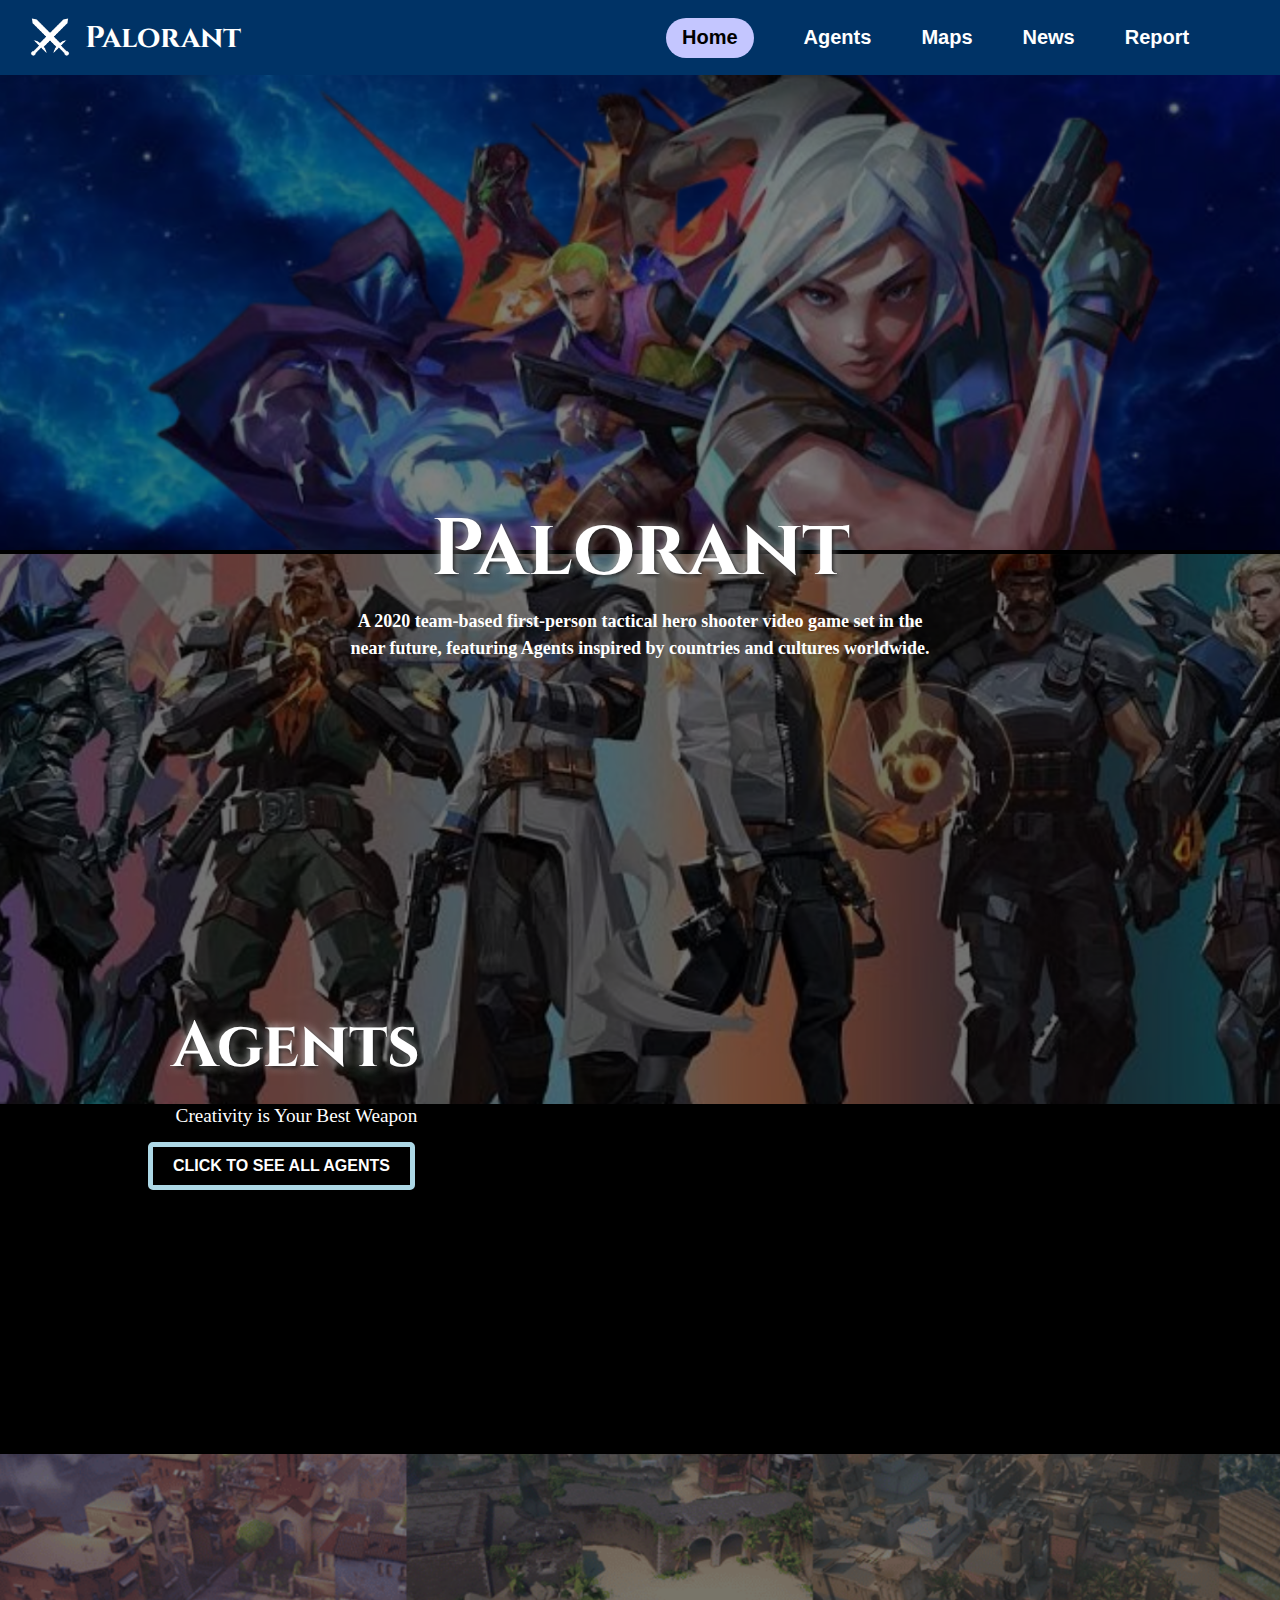
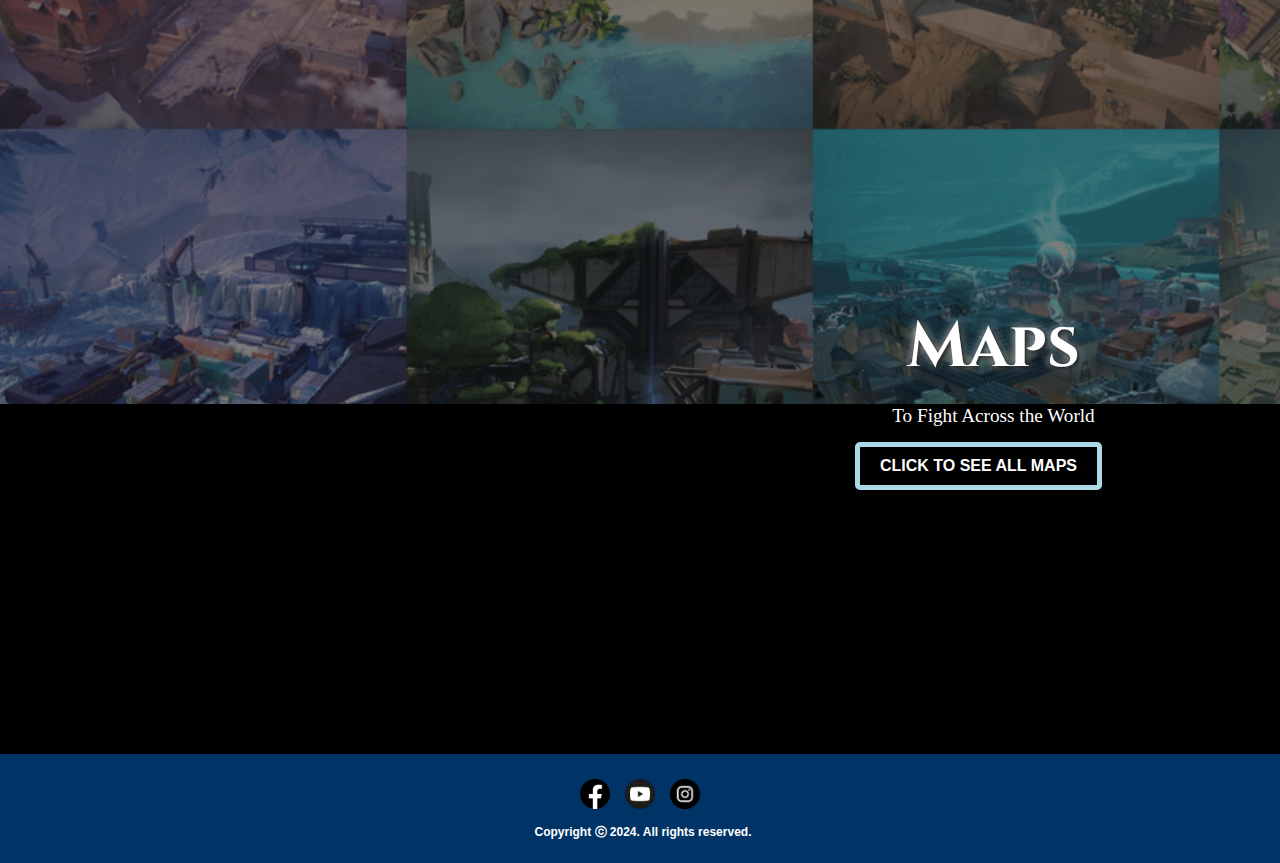
<file: index.html>
<!DOCTYPE html>
<html lang="en">
<head>
    <meta charset="UTF-8">
    <meta name="viewport" content="width=device-width, initial-scale=1.0">
    <link rel="stylesheet" href="https://cdnjs.cloudflare.com/ajax/libs/font-awesome/5.15.3/css/all.min.css"/>
    <link href="https://fonts.googleapis.com/css2?family=Cinzel:wght@400;700&display=swap" rel="stylesheet">
    <link rel="stylesheet" href="style.css">
    <title>Palorant</title>

</head>

<body class="bekgron">
  <header>
    <nav>
        <div class="nav-container">
            <a href="index.html" class="linkhome">
                <img src="logo.png" alt="logo" class="logo">
                <h1 class="nama">Palorant</h1>
            </a>
            <div class="hamburger-menu">
                <div class="hamburger">
                    <span></span>
                    <span></span>
                    <span></span>
                </div>
            </div>
            <div class="nav-menu">
                <a class="home" id="menuu" href="index.html"><b>Home</b></a>
                <a class="menu" id="menuu" href="agents.html">Agents</a>
                <a class="menu" id="menuu" href="maps.html">Maps</a>
                <a class="menu" id="menuu" href="news.html">News</a>
                <a class="menu" id="menuu" href="report.html">Report</a>
            </div>
        </div>
    </nav>
</header>
    <div class="body">
        <img src="background.png" alt="" class="imgBekgron">
        <div class="mainPage">
            <h1>Palorant</h1>
            <p style="font-size: 18px; line-height: 1.5;">
                <b>A 2020 team-based first-person tactical hero shooter video game set in the near future,
                featuring Agents inspired by countries and cultures worldwide.</b></p>
        </div>
    </div>

    <div class="homebawah">
      <div class="img-container">
        <img src="agents.png" alt="Agents" class="imgBekgron">
        <div class="tulisan left">
          <h1>Agents</h1>
          <p>Creativity is Your Best Weapon</p>
          <a href="agents.html">
            <button id="butagents">Click to see all agents</button>
          </a>
        </div>
      </div>
      <div class="img-container">
        <img src="maps.png" alt="Maps" class="imgBekgron">
        <div class="tulisan right">
          <h1>Maps</h1>
          <p>To Fight Across the World</p>
          <a href="maps.html">
            <button id="butmaps">Click to see all maps</button>
          </a>
        </div>
      </div>
    </div>    
    
  </div>
  
    <footer class="footer">
        <div class="socmed">
          <a href="https://www.facebook.com/VALORANTid/" target="_blank">
            <img src="facebook.png" alt="Facebook" class="icon">
          </a>
          <a href="https://www.youtube.com/@valorant" target="_blank">
            <img src="youtube.png" alt="Youtube" class="youtube">
          </a>
          <a href="https://www.instagram.com/valorantid" target="_blank">
            <img src="instagram.png" alt="Instagram" class="icon">
          </a>
        </div>
        <p class="copyright"><b>Copyright ⓒ 2024. All rights reserved.</b></p>
</body>
<script src="script.js"></script>
</html>
</file>
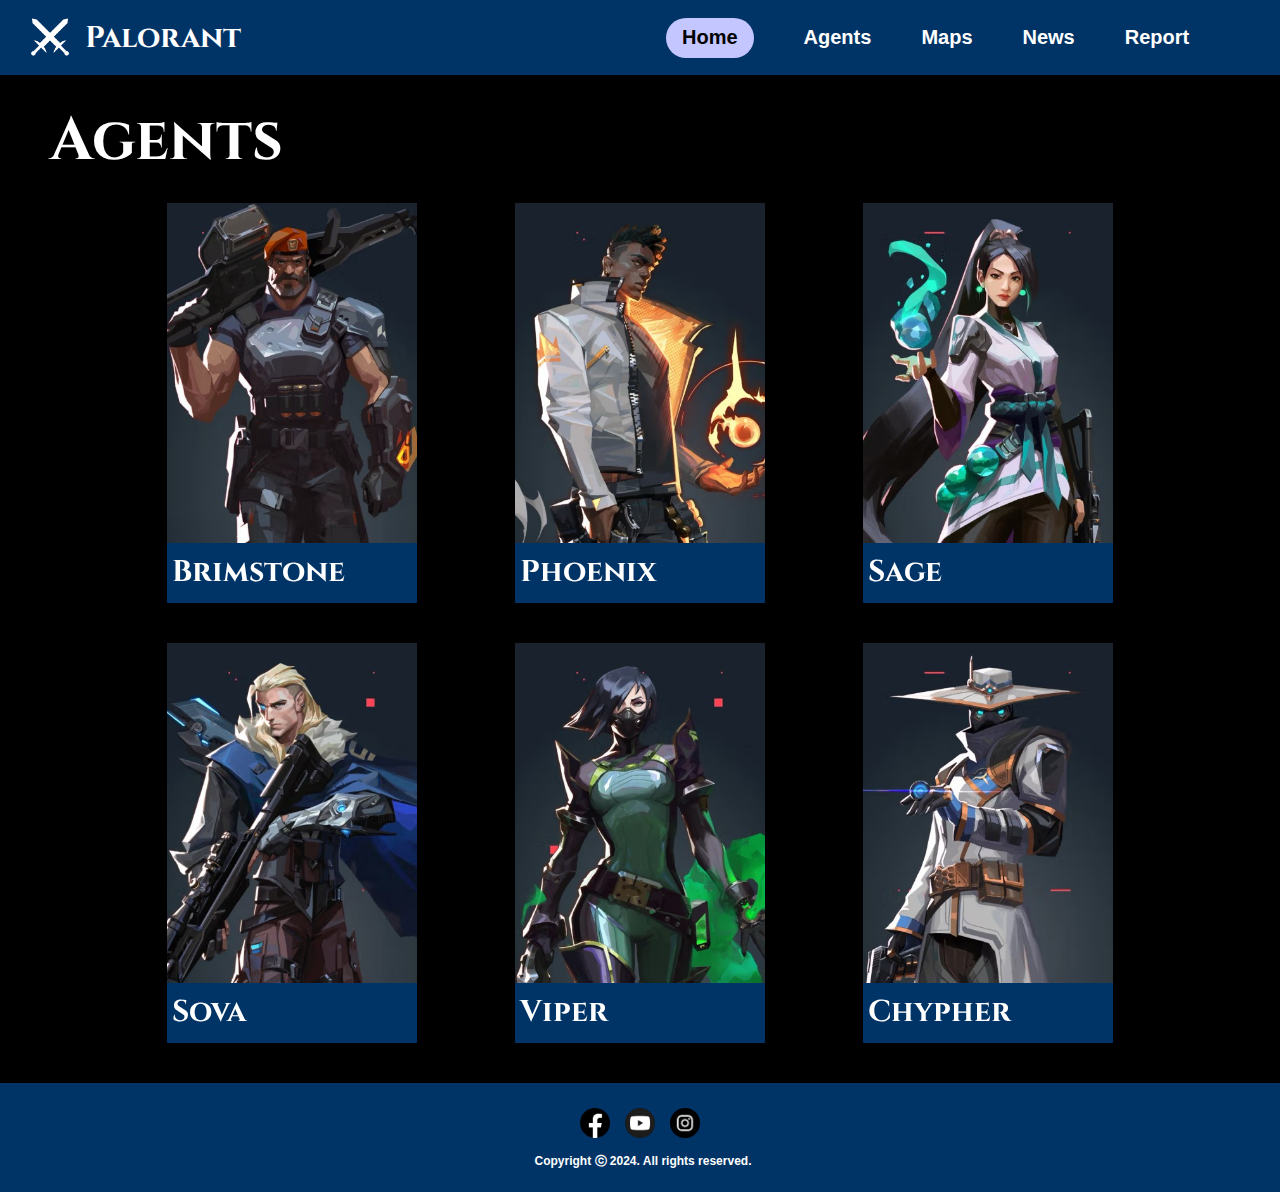
<file: agents.html>
<!DOCTYPE html>
<html lang="en">
<head>
    <meta charset="UTF-8">
    <meta name="viewport" content="width=device-width, initial-scale=1.0">
    <meta name="viewport" content="width=device-width, initial-scale=1.0">
    <link rel="stylesheet" href="https://cdnjs.cloudflare.com/ajax/libs/font-awesome/5.15.3/css/all.min.css"/>
    <link href="https://fonts.googleapis.com/css2?family=Cinzel:wght@400;700&display=swap" rel="stylesheet">
    <link rel="stylesheet" href="style.css">
    <title>Agents</title>
</head>
<body>
    <div class="navBar">
        <header>
            <nav>
                <div class="nav-container">
                    <a href="index.html" class="linkhome">
                        <img src="logo.png" alt="logo" class="logo">
                        <h1 class="nama">Palorant</h1>
                    </a>
                    <div class="hamburger-menu">
                        <div class="hamburger">
                            <span></span>
                            <span></span>
                            <span></span>
                        </div>
                    </div>
                    <div class="nav-menu">
                        <a class="home" id="menuu" href="index.html"><b>Home</b></a>
                        <a class="menu" id="menuu" href="agents.html">Agents</a>
                        <a class="menu" id="menuu" href="maps.html">Maps</a>
                        <a class="menu" id="menuu" href="news.html">News</a>
                        <a class="menu" id="menuu" href="report.html">Report</a>
                    </div>
                </div>
            </nav>
        </header>
    </div>

    <h1 class="text">Agents</h1>
    
    <section class="letak2">
        <div class="kartu">
            <div class="isikartu">
                <div class="depan">
                    <img src="agents/agen1.jpg" alt="Brimstone">
                    <div class="nama">Brimstone</div>
                </div>
                <div class="belakang">
                    <h2>Brimstone</h2>
                    <p><strong>Role: <span class="role">Controller</span></strong></p>
                    <div class="abilities">
                        <div class="ability">
                            <img src="agents/agen1/abiliti1.png" alt="Incendiary">
                            <span>Incendiary</span>
                        </div>
                        <div class="ability">
                            <img src="agents/agen1/abiliti2.png" alt="Sky Smoke">
                            <span>Sky Smoke</span>
                        </div>
                        <div class="ability">
                            <img src="agents/agen1/abiliti3.png" alt="Stim Beacon">
                            <span>Stim Beacon</span>
                        </div>
                        <div class="ability">
                            <img src="agents/agen1/abiliti4.png" alt="Orbital Strike">
                            <span>Orbital Strike</span>
                        </div>
                    </div>
                </div>
            </div>
        </div>

        <div class="kartu">
            <div class="isikartu">
                <div class="depan">
                    <img src="agents/agen2.jpg" alt="Phoenix">
                    <div class="nama">Phoenix</div>
                </div>
                <div class="belakang">
                    <h2>Phoenix</h2>
                    <p><strong>Role: <span class="role">Duelist</span></strong></p>
                    <div class="abilities">
                        <div class="ability">
                            <img src="agents/agen2/abiliti1.png" alt="Curveball">
                            <span>Curveball</span>
                        </div>
                        <div class="ability">
                            <img src="agents/agen2/abiliti2.png" alt="Hot Hands">
                            <span>Hot Hands</span>
                        </div>
                        <div class="ability">
                            <img src="agents/agen2/abiliti3.png" alt="Blaze">
                            <span>Blaze</span>
                        </div>
                        <div class="ability">
                            <img src="agents/agen2/abiliti4.png" alt="Run it Back">
                            <span>Run it Back</span>
                        </div>
                    </div>
                </div>
            </div>
        </div>

        <div class="kartu">
            <div class="isikartu">
                <div class="depan">
                    <img src="agents/agen3.jpg" alt="Sage">
                    <div class="nama">Sage</div>
                </div>
                <div class="belakang">
                    <h2>Sage</h2>
                    <p><strong>Role: <span class="role">Sentinel</span></strong></p>
                    <div class="abilities">
                        <div class="ability">
                            <img src="agents/agen3/abiliti1.png" alt="Slow Orb">
                            <span>Slow Orb</span>
                        </div>
                        <div class="ability">
                            <img src="agents/agen3/abiliti2.png" alt="Healing Orb">
                            <span>Healing Orb</span>
                        </div>
                        <div class="ability">
                            <img src="agents/agen3/abiliti3.png" alt="Barrier Orb">
                            <span>Barrier Orb</span>
                        </div>
                        <div class="ability">
                            <img src="agents/agen3/abiliti4.png" alt="Resurrection">
                            <span>Resurrection</span>
                        </div>
                    </div>
                </div>
            </div>
        </div>

        <div class="kartu">
            <div class="isikartu">
                <div class="depan">
                    <img src="agents/agen4.jpg" alt="Sova">
                    <div class="nama">Sova</div>
                </div>
                <div class="belakang">
                    <h2>Sova</h2>
                    <p><strong>Role: <span class="role">Initiator</span></strong></p>
                    <div class="abilities">
                        <div class="ability">
                            <img src="agents/agen4/abiliti1.png" alt="Shock Bolt">
                            <span>Shock Bolt</span>
                        </div>
                        <div class="ability">
                            <img src="agents/agen4/abiliti2.png" alt="Recon Bolt">
                            <span>Recon Bolt</span>
                        </div>
                        <div class="ability">
                            <img src="agents/agen4/abiliti3.png" alt="Owl Drone">
                            <span>Owl Drone</span>
                        </div>
                        <div class="ability">
                            <img src="agents/agen4/abiliti4.png" alt="Hunter's Fury">
                            <span>Hunter's Fury</span>
                        </div>
                    </div>
                </div>
            </div>
        </div>

        <div class="kartu">
            <div class="isikartu">
                <div class="depan">
                    <img src="agents/agen5.jpg" alt="Viper">
                    <div class="nama">Viper</div>
                </div>
                <div class="belakang">
                    <h2>Viper</h2>
                    <p><strong>Role: <span class="role">Controller</span></strong></p>
                    <div class="abilities">
                        <div class="ability">
                            <img src="agents/agen5/abiliti1.png" alt="Poison Cloud">
                            <span>Poison Cloud</span>
                        </div>
                        <div class="ability">
                            <img src="agents/agen5/abiliti2.png" alt="Toxic Screen">
                            <span>Toxic Screen</span>
                        </div>
                        <div class="ability">
                            <img src="agents/agen5/abiliti3.png" alt="Snake Bite">
                            <span>Snake Bite</span>
                        </div>
                        <div class="ability">
                            <img src="agents/agen5/abiliti4.png" alt="Viper's Pit">
                            <span>Viper's Pit</span>
                        </div>
                    </div>
                </div>
            </div>
        </div>

        
        <div class="kartu">
            <div class="isikartu">
                <div class="depan">
                    <img src="agents/agen6.jpg" alt="Chypher">
                    <div class="nama">Chypher</div>
                </div>
                <div class="belakang">
                    <h2>Viper</h2>
                    <p><strong>Role: <span class="role">Sentinel</span></strong></p>
                    <div class="abilities">
                        <div class="ability">
                            <img src="agents/agen6/abiliti1.png" alt="Cyber Cage">
                            <span>Cyber Cage</span>
                        </div>
                        <div class="ability">
                            <img src="agents/agen6/abiliti2.png" alt="Spycam">
                            <span>Spycam</span>
                        </div>
                        <div class="ability">
                            <img src="agents/agen6/abiliti3.png" alt="Trapwire">
                            <span>Trapwire</span>
                        </div>
                        <div class="ability">
                            <img src="agents/agen6/abiliti4.png" alt="Neural Theft">
                            <span>Neural Theft</span>
                        </div>
                    </div>
                </div>
            </div>
        </div>
    </section>

    <footer class="footer">
        <div class="socmed">
          <a href="https://www.facebook.com/VALORANTid/" target="_blank">
            <img src="facebook.png" alt="Facebook" class="icon">
          </a>
          <a href="https://www.youtube.com/@valorant" target="_blank">
            <img src="youtube.png" alt="Youtube" class="youtube">
          </a>
          <a href="https://www.instagram.com/valorantid" target="_blank">
            <img src="instagram.png" alt="Instagram" class="icon">
          </a>
        </div>
        <p class="copyright"><b>Copyright ⓒ 2024. All rights reserved.</b></p>
    </footer>
</body>
<script src="script.js"></script>

</html>
</file>
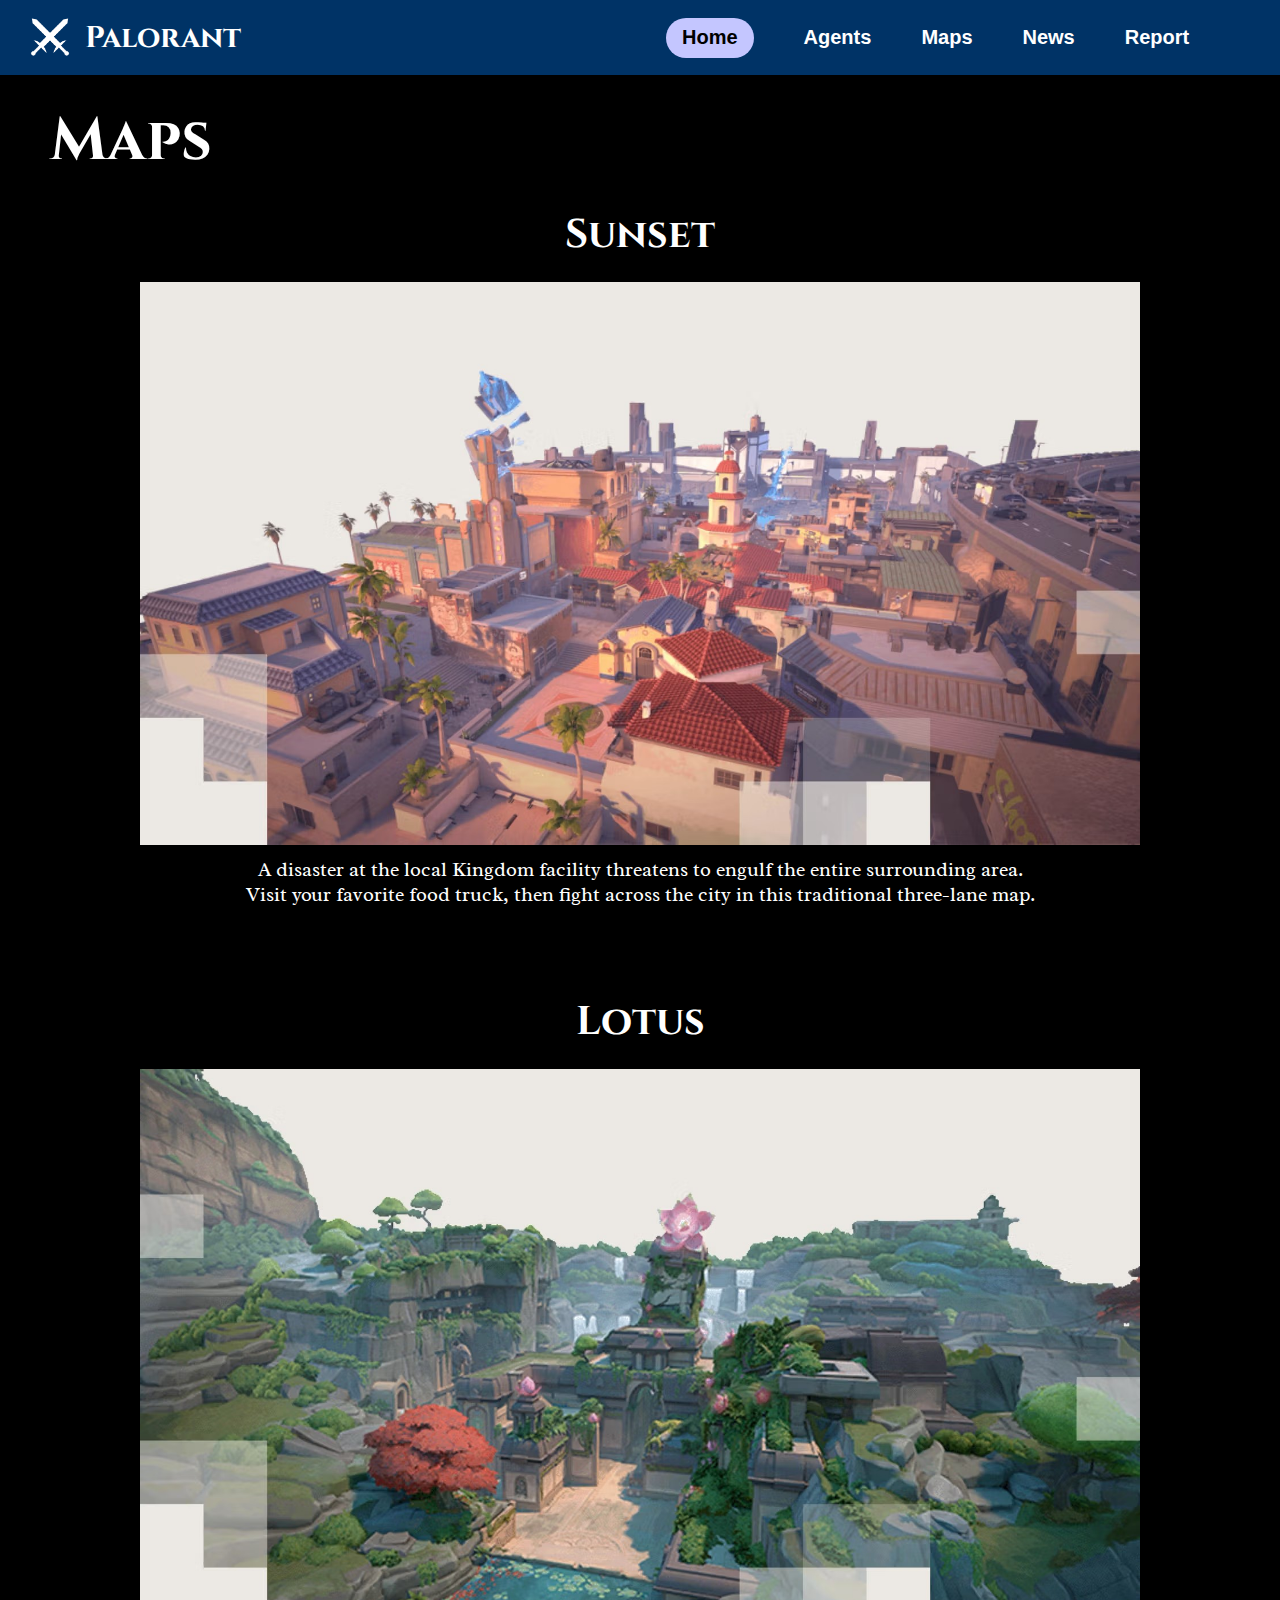
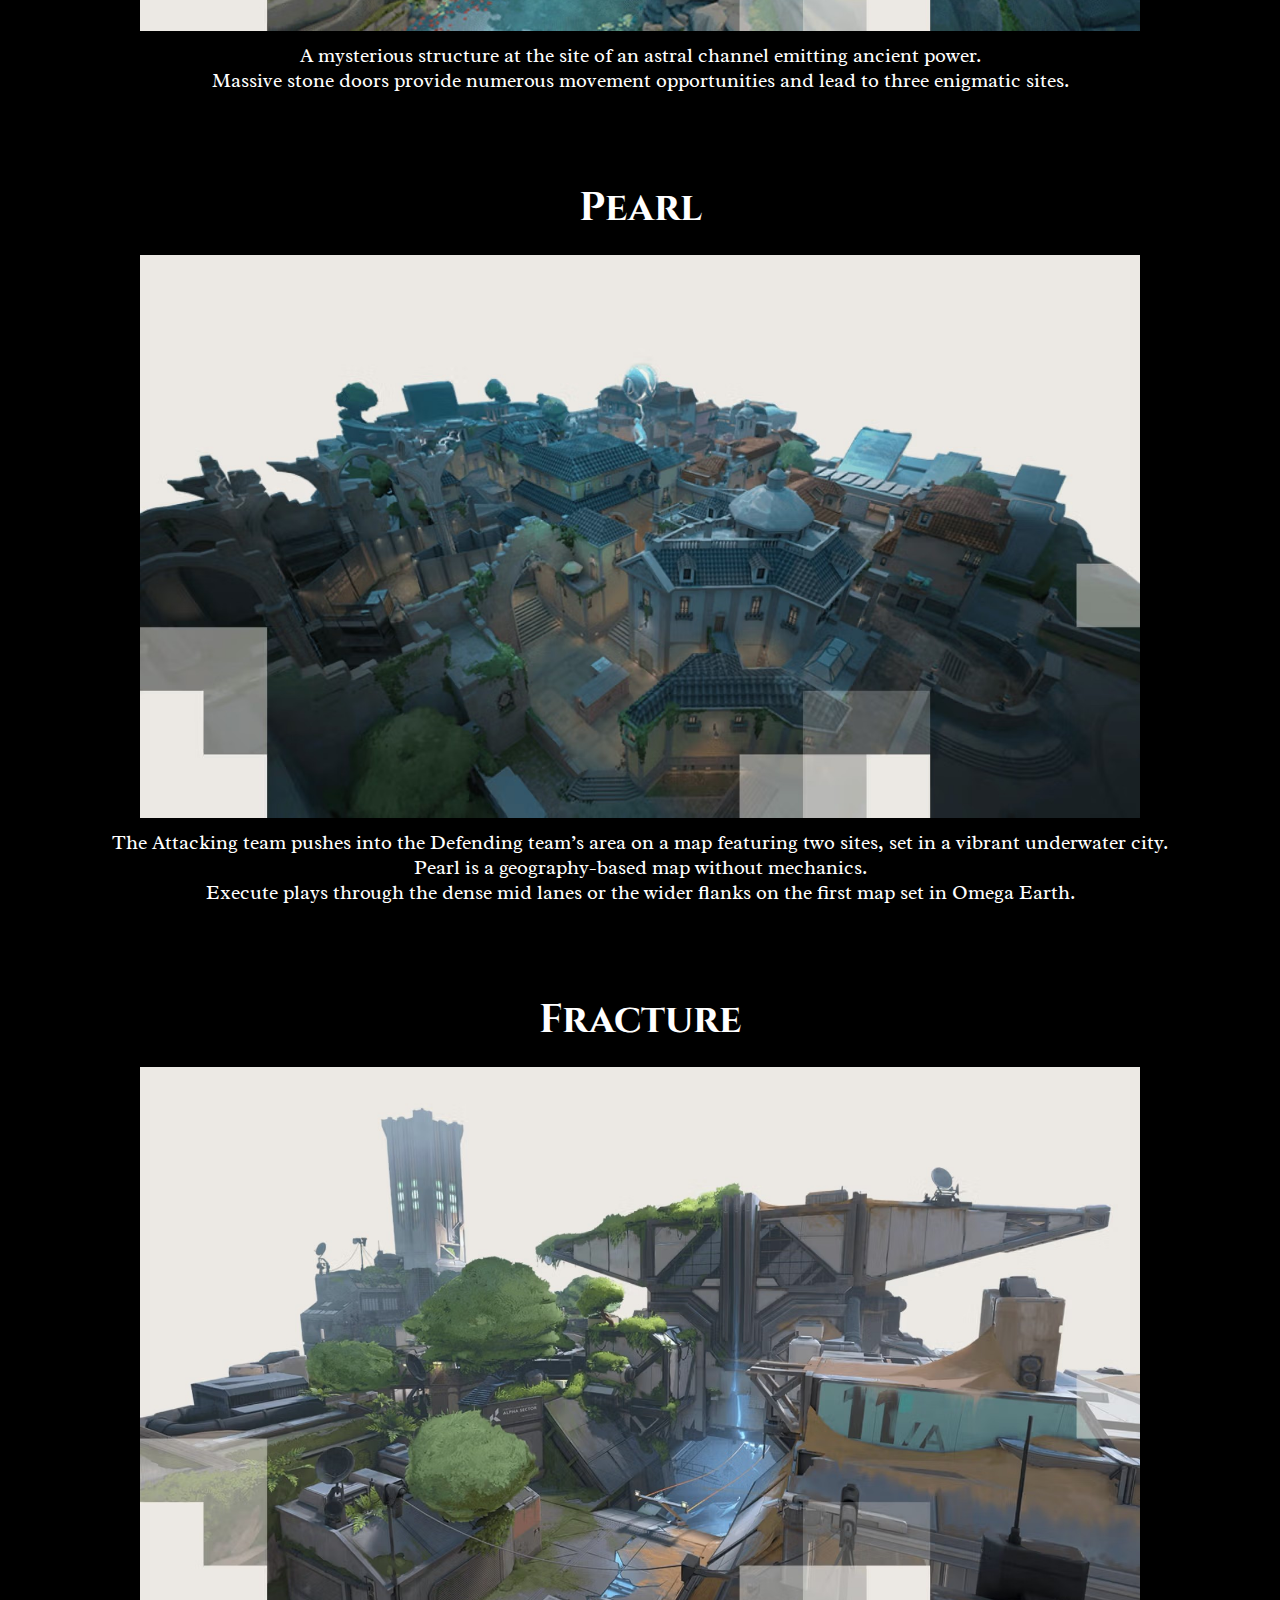
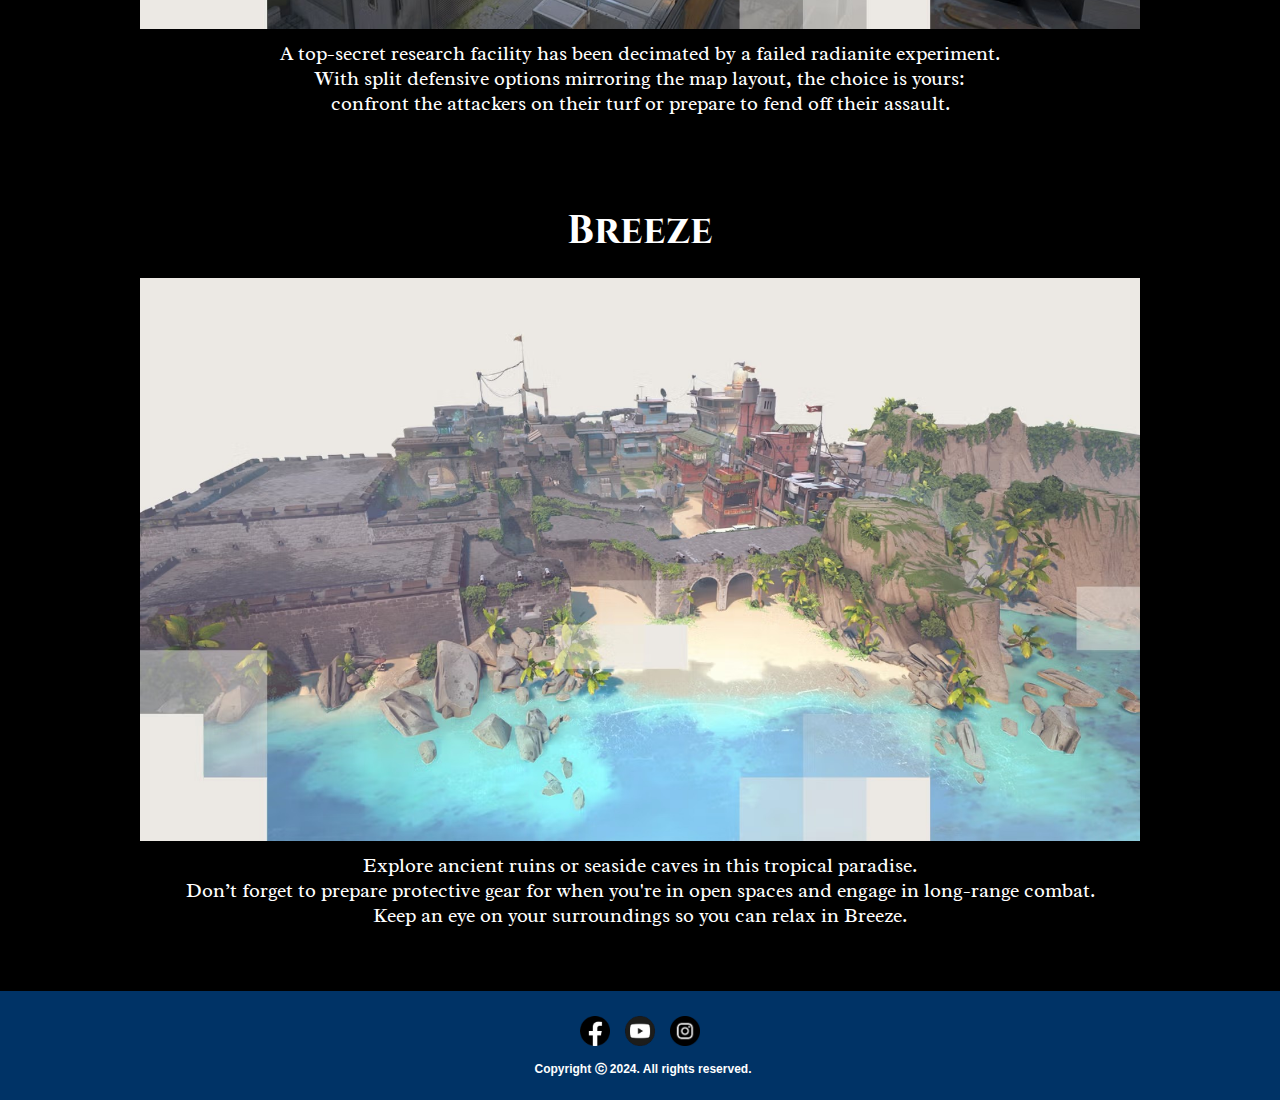
<file: maps.html>
<!DOCTYPE html>
<html lang="en">
<head>
    <meta charset="UTF-8">
    <meta name="viewport" content="width=device-width, initial-scale=1.0">
    <meta name="viewport" content="width=device-width, initial-scale=1.0">
    <link rel="stylesheet" href="https://cdnjs.cloudflare.com/ajax/libs/font-awesome/5.15.3/css/all.min.css"/>
    <link href="https://fonts.googleapis.com/css2?family=Cinzel:wght@400;700&display=swap" rel="stylesheet">
    <link href="https://fonts.googleapis.com/css2?family=Radley&display=swap" rel="stylesheet">
    <link rel="stylesheet" href="style.css">
    <title>Maps</title>
</head>
<body>
    <div class="navBar">
        <header>
            <nav>
                <div class="nav-container">
                    <a href="index.html" class="linkhome">
                        <img src="logo.png" alt="logo" class="logo">
                        <h1 class="nama">Palorant</h1>
                    </a>
                    <div class="hamburger-menu">
                        <div class="hamburger">
                            <span></span>
                            <span></span>
                            <span></span>
                        </div>
                    </div>
                    <div class="nav-menu">
                        <a class="home" id="menuu" href="index.html"><b>Home</b></a>
                        <a class="menu" id="menuu" href="agents.html">Agents</a>
                        <a class="menu" id="menuu" href="maps.html">Maps</a>
                        <a class="menu" id="menuu" href="news.html">News</a>
                        <a class="menu" id="menuu" href="report.html">Report</a>
                    </div>
                </div>
            </nav>
        </header>
    </div>

    <h1 class="text">Maps</h1>
    <div class="map">
        <h2>Sunset</h2>
        <img width="1000" height="500" src="maps\peta1.jpg" alt="Sunset">
        <p>A disaster at the local Kingdom facility threatens to engulf the entire surrounding area. 
            <br> Visit your favorite food truck, then fight across the city in this traditional three-lane map.
        </p>
        <br> <br>
    </div>

    <div class="map">
        <h2 >Lotus</h2>
        <img width="1000" height="500" src="maps\peta2.jpg" alt="Lotus">
        <p>A mysterious structure at the site of an astral channel emitting ancient power. 
           <br> Massive stone doors provide numerous movement opportunities and lead to three enigmatic sites.
        </p>
        <br> <br> 

    </div>

    <div class="map">
        <h2 >Pearl</h2>
        <img width="1000" height="500" src="maps\peta3.jpg" alt="Pearl">
        <p>The Attacking team pushes into the Defending team’s area on a map featuring two sites, set in a vibrant underwater city. 
            <br>Pearl is a geography-based map without mechanics. 
            <br>Execute plays through the dense mid lanes or the wider flanks on the first map set in Omega Earth.
        </p>
        <br> <br> 
    </div>

    <div class="map">
        <h2 >Fracture</h2>
        <img width="1000" height="500" src="maps\peta4.jpg" alt="Sunset">
        <p>A top-secret research facility has been decimated by a failed radianite experiment. 
            <br>With split defensive options mirroring the map layout, the choice is yours: 
            <br>confront the attackers on their turf or prepare to fend off their assault.
        </p>
        <br> <br> 
    </div>

    <div class="map">
        <h2 >Breeze</h2>
        <img width="1000" height="500" src="maps\peta5.jpg" alt="Sunset">
        <p>Explore ancient ruins or seaside caves in this tropical paradise. 
            <br>Don’t forget to prepare protective gear for when you're in open spaces and engage in long-range combat. 
            <br>Keep an eye on your surroundings so you can relax in Breeze.            
        </p>
        <br> <br> 
    </div>

    <footer class="footer">
        <div class="socmed">
          <a href="https://www.facebook.com/VALORANTid/" target="_blank">
            <img src="facebook.png" alt="Facebook" class="icon">
          </a>
          <a href="https://www.youtube.com/@valorant" target="_blank">
            <img src="youtube.png" alt="Youtube" class="youtube">
          </a>
          <a href="https://www.instagram.com/valorantid" target="_blank">
            <img src="instagram.png" alt="Instagram" class="icon">
          </a>
        </div>
        <p class="copyright"><b>Copyright ⓒ 2024. All rights reserved.</b></p>
</body>
<script src="script.js"></script>
</html>
</file>
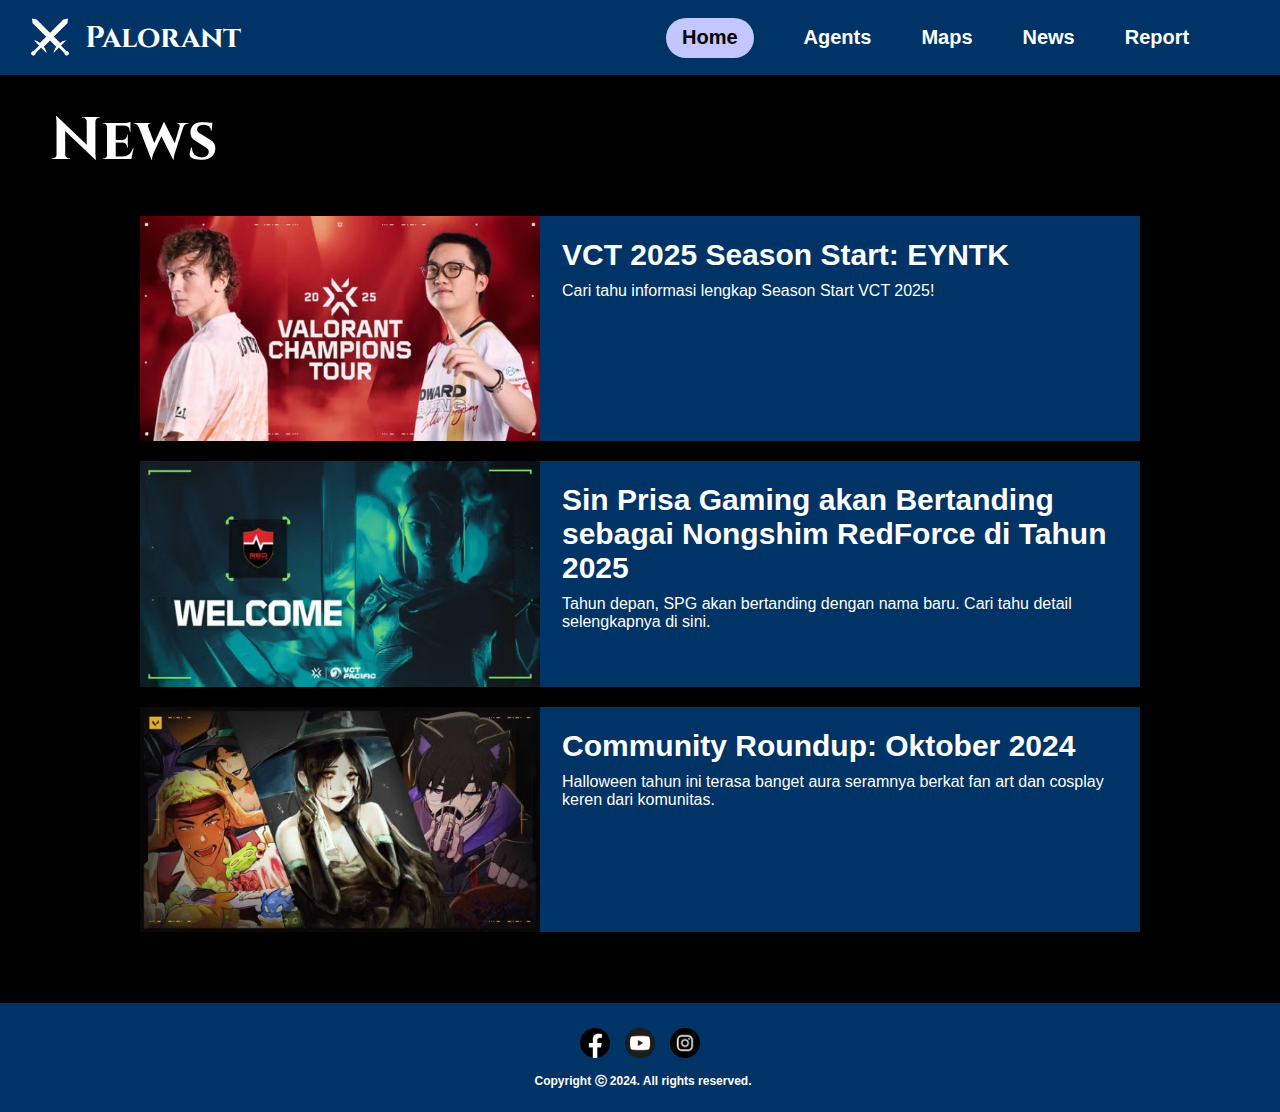
<file: news.html>
<!DOCTYPE html>
<html lang="en">
<head>
    <meta charset="UTF-8">
    <meta name="viewport" content="width=device-width, initial-scale=1.0">
    <meta name="viewport" content="width=device-width, initial-scale=1.0">
    <link rel="stylesheet" href="https://cdnjs.cloudflare.com/ajax/libs/font-awesome/5.15.3/css/all.min.css"/>
    <link href="https://fonts.googleapis.com/css2?family=Cinzel:wght@400;700&display=swap" rel="stylesheet">
    <link rel="stylesheet" href="style.css">
    <title>News</title>
</head>
<body>
    <div class="navBar">
        <header>
            <nav>
                <div class="nav-container">
                    <a href="index.html" class="linkhome">
                        <img src="logo.png" alt="logo" class="logo">
                        <h1 class="nama">Palorant</h1>
                    </a>
                    <div class="hamburger-menu">
                        <div class="hamburger">
                            <span></span>
                            <span></span>
                            <span></span>
                        </div>
                    </div>
                    <div class="nav-menu">
                        <a class="home" id="menuu" href="index.html"><b>Home</b></a>
                        <a class="menu" id="menuu" href="agents.html">Agents</a>
                        <a class="menu" id="menuu" href="maps.html">Maps</a>
                        <a class="menu" id="menuu" href="news.html">News</a>
                        <a class="menu" id="menuu" href="report.html">Report</a>
                    </div>
                </div>
            </nav>
        </header>
    </div>

    <h1 class="text">News</h1>

    <br>
    <main>
        <section class="letak">
            <div class="kotak">
                <img src="news/news1.jpg" alt="VCT 2025">
                <div class="isi">
                    <h1>VCT 2025 Season Start: EYNTK</h1>
                    <p>Cari tahu informasi lengkap Season Start VCT 2025!</p>
                </div>
            </div>

            <div class="kotak">
                <img src="news/news2.jpg" alt="Sin Prisa Gaming">
                <div class="isi">
                    <h1>Sin Prisa Gaming akan Bertanding sebagai Nongshim RedForce di Tahun 2025</h1>
                    <p>Tahun depan, SPG akan bertanding dengan nama baru. Cari tahu detail selengkapnya di sini.</p>
                </div>
            </div>

            <div class="kotak">
                <img src="news/news3.jpg" alt="Sin Prisa Gaming">
                <div class="isi">
                    <h1>Community Roundup: Oktober 2024</h1>
                    <p>Halloween tahun ini terasa banget aura seramnya berkat fan art dan cosplay keren dari komunitas.</p>
                </div>
            </div>
            <br><br>
        </section>
    </main>
    
    <footer class="footer">
        <div class="socmed">
          <a href="https://www.facebook.com/VALORANTid/" target="_blank">
            <img src="facebook.png" alt="Facebook" class="icon">
          </a>
          <a href="https://www.youtube.com/@valorant" target="_blank">
            <img src="youtube.png" alt="Youtube" class="youtube">
          </a>
          <a href="https://www.instagram.com/valorantid" target="_blank">
            <img src="instagram.png" alt="Instagram" class="icon">
          </a>
        </div>
        <p class="copyright"><b>Copyright ⓒ 2024. All rights reserved.</b></p>
</body>
<script src="script.js"></script>
</html>
</file>
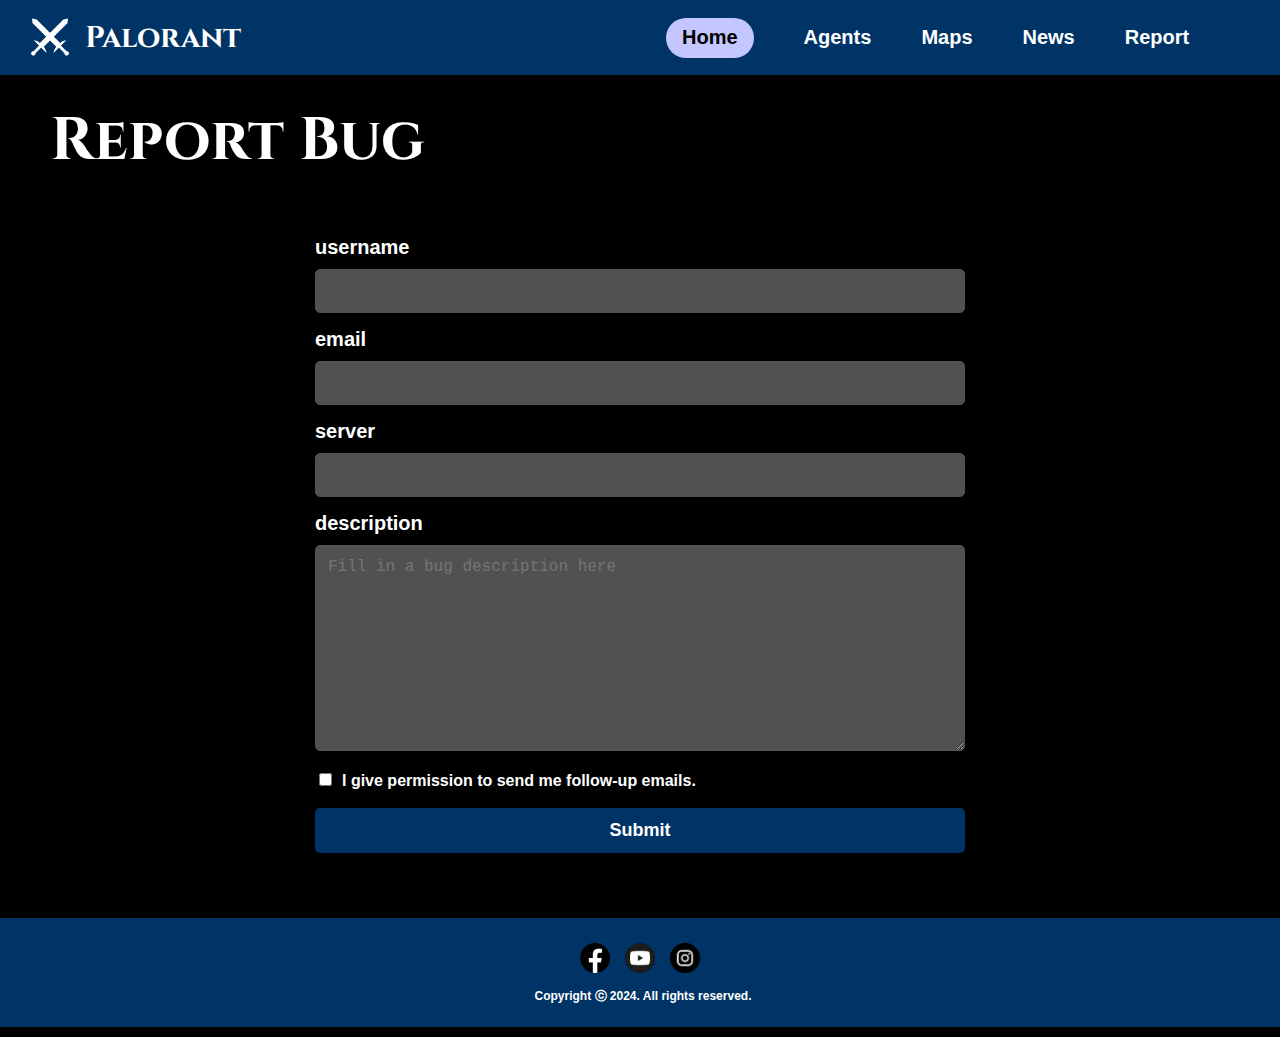
<file: report.html>
<!DOCTYPE html>
<html lang="en">
<head>
    <meta charset="UTF-8">
    <meta name="viewport" content="width=device-width, initial-scale=1.0">
    <meta name="viewport" content="width=device-width, initial-scale=1.0">
    <link rel="stylesheet" href="https://cdnjs.cloudflare.com/ajax/libs/font-awesome/5.15.3/css/all.min.css"/>
    <link href="https://fonts.googleapis.com/css2?family=Cinzel:wght@400;700&display=swap" rel="stylesheet">
    <link rel="stylesheet" href="style.css">
    <title>Report Bug</title>
    
</head>
<body>
    <div class="navBar">
      <header>
        <nav>
            <div class="nav-container">
                <a href="index.html" class="linkhome">
                    <img src="logo.png" alt="logo" class="logo">
                    <h1 class="nama">Palorant</h1>
                </a>
                <div class="hamburger-menu">
                    <div class="hamburger">
                        <span></span>
                        <span></span>
                        <span></span>
                    </div>
                </div>
                <div class="nav-menu">
                    <a class="home" id="menuu" href="index.html"><b>Home</b></a>
                    <a class="menu" id="menuu" href="agents.html">Agents</a>
                    <a class="menu" id="menuu" href="maps.html">Maps</a>
                    <a class="menu" id="menuu" href="news.html">News</a>
                    <a class="menu" id="menuu" href="report.html">Report</a>
                </div>
            </div>
        </nav>
    </header>
    </div>

    <h1 class="text">Report Bug</h1>
    <br>
    <div class="report">
        <form action="" method="post" class="form">
            <label>username</label>
            <input type="text" name="username" id="username">            
            <br>
            <label>email</label>
            <input type="text" name="email" id="email">
            <br>
            <label>server</label>
            <input type="text" name="server" id="server">
            <br>
            <label>description</label>
            <textarea id ="description" name="description" rows="10" cols="50" placeholder="Fill in a bug description here"></textarea>
            <br>
            <input type="checkbox" name="agree" id="agree"><b>I give permission to send me follow-up emails.</b>
            <br>
            <br>
            <button type="button" onclick="validateData()">Submit</button>
        
        </form>
    </div>

    <footer class="footer">
        <div class="socmed">
          <a href="https://www.facebook.com/VALORANTid/" target="_blank">
            <img src="facebook.png" alt="Facebook" class="icon">
          </a>
          <a href="https://www.youtube.com/@valorant" target="_blank">
            <img src="youtube.png" alt="Youtube" class="youtube">
          </a>
          <a href="https://www.instagram.com/valorantid" target="_blank">
            <img src="instagram.png" alt="Instagram" class="icon">
          </a>
        </div>
        <p class="copyright"><b>Copyright ⓒ 2024. All rights reserved.</b></p>
</body>
<script src="script.js"></script>
</html>
</file>
<file: style.css>
html, body {
    margin: 0;
    padding: 0;
}

/* Hamburger */
@media screen and (max-width: 768px) {
    .nav-container {
        display: flex;
        justify-content: space-between;
        align-items: center;
        width: 100%;
        padding: 0 20px;
    }

    .hamburger-menu {
        display: flex;
        cursor: pointer;
        z-index: 1000;
    }

    .hamburger {
        width: 30px;
        height: 20px;
        position: relative;
        display: flex;
        flex-direction: column;
        justify-content: space-between;
    }

    .hamburger span {
        width: 100%;
        height: 3px;
            background-color: white;
            transition: all 0.3s ease;
        }

        .nav-menu {
            position: fixed;
            top: 0;
            left: -100%;
            width: 100%;
            height: 100%;
            background-color: #003366;
            display: flex;
            flex-direction: column;
            justify-content: center;
            align-items: center;
            transition: left 0.3s ease;
            z-index: 999;
        }

        .nav-menu a {
            margin: 20px 0;
            font-size: 24px;
        }

        .nav-menu.active {
            left: 0;
        }

        .hamburger.active span:nth-child(1) {
            transform: rotate(45deg) translate(5px, 5px);
        }

        .hamburger.active span:nth-child(2) {
            opacity: 0;
        }

        .hamburger.active span:nth-child(3) {
            transform: rotate(-45deg) translate(5px, -5px);
        }

        nav {
            width: 100%;
        }
    }

@media screen and (min-width: 769px) {
    .hamburger-menu {
        display: none;
    }
}

/* HOME */
header {
    position:fixed;
    background-color: #003366;
    top: 0;
    left: 0;
    width: 100%;
    height: 75px;
    display:flex;
    align-items: center;
    z-index: 100;
}

nav{
    position: sticky;
    display: flex;
    justify-content: center;
    align-items: center;
    z-index: 999;
}

.nav-container {
    display: flex;
}

.nav-menu {
    display: flex;   
    
}

#menuu {
    height: 40px;
    margin-top: 5px; 
}

nav img {
    width: 40px;
}

.logo{
    height: 40px;
    margin-left: 30px;
    margin-top: 4px;
    margin-right: 10px;
}

a{
    text-decoration: none;
    font-family: 'raleway', sans-serif;
    font-size: 20px;
    color: white;
    font-weight: bold;
    margin-right: 50px;
    display: flex;
}

.home {
    background: rgb(196, 198, 255); 
    padding: 0 16px 0 16px; 
    border-radius: 20px; 
    color: black;
    text-decoration: none;
    justify-content: center;
    align-items: center;
}

.nama {
    font-weight: bold;
    color: #003366;
    margin: 0px; 
    margin-right: 370px; 
}

.menu {
    justify-content: center;
    align-items: center;
}

.menu:hover{
    background: rgb(196, 198, 255);
    color: #003366;
    transition: .5s;
    padding: 0 16px 0 16px; 
    border-radius: 20px; 
}

body{
    background-color: black;
    background-size: center;
    background-position: center;
    background-repeat: no-repeat;
    margin: 0;
    padding: 0;
    height: 100vh; 
}

.bekgron {
    flex-direction: column;
    justify-content: center; 
    align-items: center; 
    color: white; 
     width:100%;
    height:100%; 
    
    object-fit: cover;
    position: absolute;
    z-index: -1;
}

.imgBekgron {
    flex-direction: column;
    justify-content: center; 
    align-items: center; 
    color: white; 
    max-height: 550px;
    width:100%;
    height:100%; 
    object-fit: cover;
    z-index: -1;
    position: relative;
}

.imgBekgron-container {
    display: flex;
    gap: 20px;
  }

  .homebawah {
    display: flex;
    flex-direction: column; 
  }
  
  .img-container {
    position: relative; 
    width: 100%;
    height: 100vh; 
    overflow: hidden; 
  }
  
  .imgBekgron {
    width: 100%;
    height: 100%;
    object-fit: cover; 
    z-index: -1;
  }
  
  .tulisan {
    position: absolute;
    top: 50%; 
    color: white;
    display: flex;
    flex-direction: column;
    gap: 15px;
  }
  
  .tulisan.left {
    left: 10%; 
    text-align: left;
  }
  
  .tulisan.right {
    right: 10%; 
    text-align: right;
  }
  
  .tulisan h1 {
    font-size: 4rem; 
    font-weight: bold;
    margin: 0;
    font-family: 'Cinzel', serif;
    text-shadow: 2px 2px 4px rgba(0, 0, 0, 0.8), 
               0 0 10px rgba(255, 255, 255, 0.8); 
  }
  
  .tulisan p {
    font-size: 1.2rem; 
    margin: 0;
  }
  
  .tulisan button {
    border: 5px solid lightblue; 
    background-color: rgba(0, 0, 0, 0.2); 
    color: white;
    padding: 10px 20px; 
    font-size: 1rem;
    font-weight: bold;
    cursor: pointer;
    text-transform: uppercase;
    box-shadow: 0 4px 8px rgba(0, 0, 0, 0.3);
    transition: background-color 0.3s, color 0.3s;
    margin-left: 20px; 
  }
  
  .tulisan button:hover {
    background-color: lightblue; 
    color: white; 
  }

.agents, .maps {
    position: relative;
    width: 50%; 
}

.mainPage {
    display: flex; 
    flex-direction: column;
    justify-content: center;
    align-items: center;
    color: white;
    position: absolute; 
    top: 60%; 
    left: 50%; 
    transform: translate(-50%, -50%); 
    text-align: center;
    padding: 20px; 
}


.mainPage h1{
    font-family: 'Cinzel', serif;
    font-weight: 700; 
    font-size: 80px;
    text-align: center;
    margin-top: 80px; 
    text-shadow: 2px 2px 4px rgba(0, 0, 0, 0.8), 
    0 0 10px rgba(255, 255, 255, 0.8); 
}

h1,p{
    margin: 2px;
    text-align: center;
}

.text {
    font-family: 'Cinzel', serif;
    font-weight: 700;
    font-size: 60px; 
    text-align: left; 
    margin-top: 100px; 
    align-items: center;
    margin-left: 50px; 
    color: white; 
}

/* REPORT BUG */

.report{
    margin-bottom: 30px;
    padding: 15px;
}

.form {
    margin: 20px auto; 
    max-width: 650px; 
    width: 100%;
    box-shadow: 0 4px 8px rgba(0, 0, 0, 0.2); 
    border-radius: 10px; 
    color: white;
    font-family: 'raleway', sans-serif;
}

input[type="text"], textarea {
    width: 100%; 
    padding: 12px;
    margin-bottom: 15px;
    background-color: rgb(81, 81, 81); 
    color: #fff; 
    border: 1px solid rgb(81, 81, 81); 
    border-radius: 5px; 
    font-size: 16px; 
    box-sizing: border-box;
}

input[type="checkbox"] {
    margin-right: 10px;
}

label {
    display: block;
    margin-bottom: 10px;
    font-size: 20px;
    font-weight: bold;
}

button {
    width: 100%;
    padding: 12px;
    background-color: #003366; 
    color: white; 
    border: none; 
    border-radius: 5px; 
    font-size: 18px;
    font-weight: bold;
    box-sizing: border-box;
}

button:hover {
    background-color: blue; 
}

/* MAPS */
.map {
    display: flex;
    flex-direction: column;
    align-items: center; 
    text-align: center; 
    gap: 10px; 
    padding: 15px;
    color:white;
}

.map img {
    max-width: 100%; 
    height: auto;
    object-fit: cover; 
    transition: all 0.5s ease; 
}


.map img:hover {
    box-shadow: 0 0 20px 10px white; 
}

.map h2{
    font-size: 40px; 
    font-weight: bold; 
    color: white; 
    margin: 10px 0;
    text-align: center; 
    font-family: 'Cinzel', serif;
}

.map p{
    font-size: 20px;
    font-family: 'Radley', serif;
}

/* NEWS */
.letak {
    display: flex;
    flex-direction: column;
    justify-content: center;
    align-items: center;
    gap: 20px;
    margin: 15px;
}

.kotak {
    display: flex;
    background-color: #003366;
    width: 80%;
    overflow: hidden;
}

.kotak img {
    width: 40%;
    height: auto;
}


.isi {
    padding: 20px;
    text-align: left;
    flex: 1;
    color:white;
}

.isi h1 {
    font-family: 'raleway', sans-serif;
    font-size: 30px;
    margin-bottom: 10px;
    text-align: left;
}

.isi p {
    font-family: 'raleway', sans-serif;
    font-size: 16px;
    text-align: left;
}

#button:hover {
    background-color: white;
}

/* AGENTS */
.letak2 {
    display: grid;
    grid-template-columns: repeat(3, 1fr);
    gap: 20px;
    justify-items: center;
    margin: 0px auto;
    width: 80%;
    padding: 20px;
}

.kartu {
    position: relative;
    background-color: #003366;
    width: 100%;
    max-width: 250px;
    height: 400px;
    overflow: hidden;
    text-align: center;
    margin-bottom: 20px;
    perspective: 1000px;
    cursor: pointer;
}

.isikartu {
    position: relative;
    width: 100%;
    height: 100%;
    text-align: center;
    transition: transform 0.5s;
    transform-style: preserve-3d;
}

.depan, .belakang {
    position: absolute;
    width: 100%;
    height: 100%;
    backface-visibility: hidden;
    background-color: #003366;
}


.depan {
    color: white;
}

.depan img {
    width: 100%;
    height: 85%;
    object-fit: cover;
}

.nama {
    color: white;
    padding: 5px;
    font-size: 30px;
    font-weight: bold;
    font-family: 'Cinzel', serif;
}

.belakang {
    background: #003366;
    color: white;
    transform: rotateX(180deg);
    display: flex;
    flex-direction: column;
    align-items: center;
    justify-content:center;
    gap: 10px;
    font-family: 'Cinzel', serif;
}

.abilities {
    display: grid;
    grid-template-columns: repeat(2, 1fr);
    gap: 15px;
    margin-top: 10px;
}

.ability {
    display: flex;
    flex-direction: column;
    align-items: center;
    font-size: 14px;
    font-family: 'raleway', sans-serif;
}

.ability img {
    width: 40px;
    height: 40px;
}

.ability span {
    margin-top: 5px;
}

.role {
    color: yellow;
}

/* FOOTER */
.footer{
    padding: 20px;
    background-color: #003366;
}
.socmed {
    display: flex;
    justify-content: center; 
    align-items: center; 
    gap: 10px; 
    margin-bottom: 10px;
}

.socmed a {
    margin: 0; 
    padding: 0; 
}

.icon {
    width: 30px;
    height: 30px;
    margin: 0;
    padding: 0; 
}

.youtube {
    width: 40px;
    height: 40px;    
  }

.copyright {
    font-size: 12px;
    text-align: center;
    margin-top: 10px;
    margin-left: 8px;
    font-family: 'raleway', sans-serif;
    color:white;
  }


/* responsive */
@media screen and (max-width: 1024px) {
    .nav-menu a {
        font-size: 20px;
    }

    .mainPage h1 {
        font-size: 50px;
    }

    .text {
        font-size: 40px;
        margin-left: 20px;
    }

    .kartu {
        max-width: 200px;
        height: 350px;
    }

    .letak2 {
        grid-template-columns: repeat(2, 1fr);
    }
}

@media screen and (max-width: 768px) {
    .mainPage h1 {
        font-size: 40px;
    }

    .text {
        font-size: 30px;
    }

    .imgBekgron-container {
        gap: 10px;
    }

    .map h2 {
        font-size: 30px;
    }

    .map p {
        font-size: 16px;
    }

    .kotak {
        flex-direction: column;
        width: 100%;
    }

    .kotak img {
        width: 100%;
    }

    .letak2 {
        grid-template-columns: 1fr;
    }

    .footer {
        padding: 10px;
    }
}

@media screen and (max-width: 480px) {
    .nav-container {
        padding: 0 10px;
    }

    .mainPage h1 {
        font-size: 30px;
    }

    .text {
        font-size: 24px;
        margin-left: 10px;
    }

    .kartu {
        max-width: 150px;
        height: 300px;
    }

    .letak2 {
        gap: 10px;
    }

    .form {
        margin: 0 20px;
    }

    .footer {
        font-size: 10px;
    }

    .copyright {
        font-size: 10px;
    }
}
</file>
